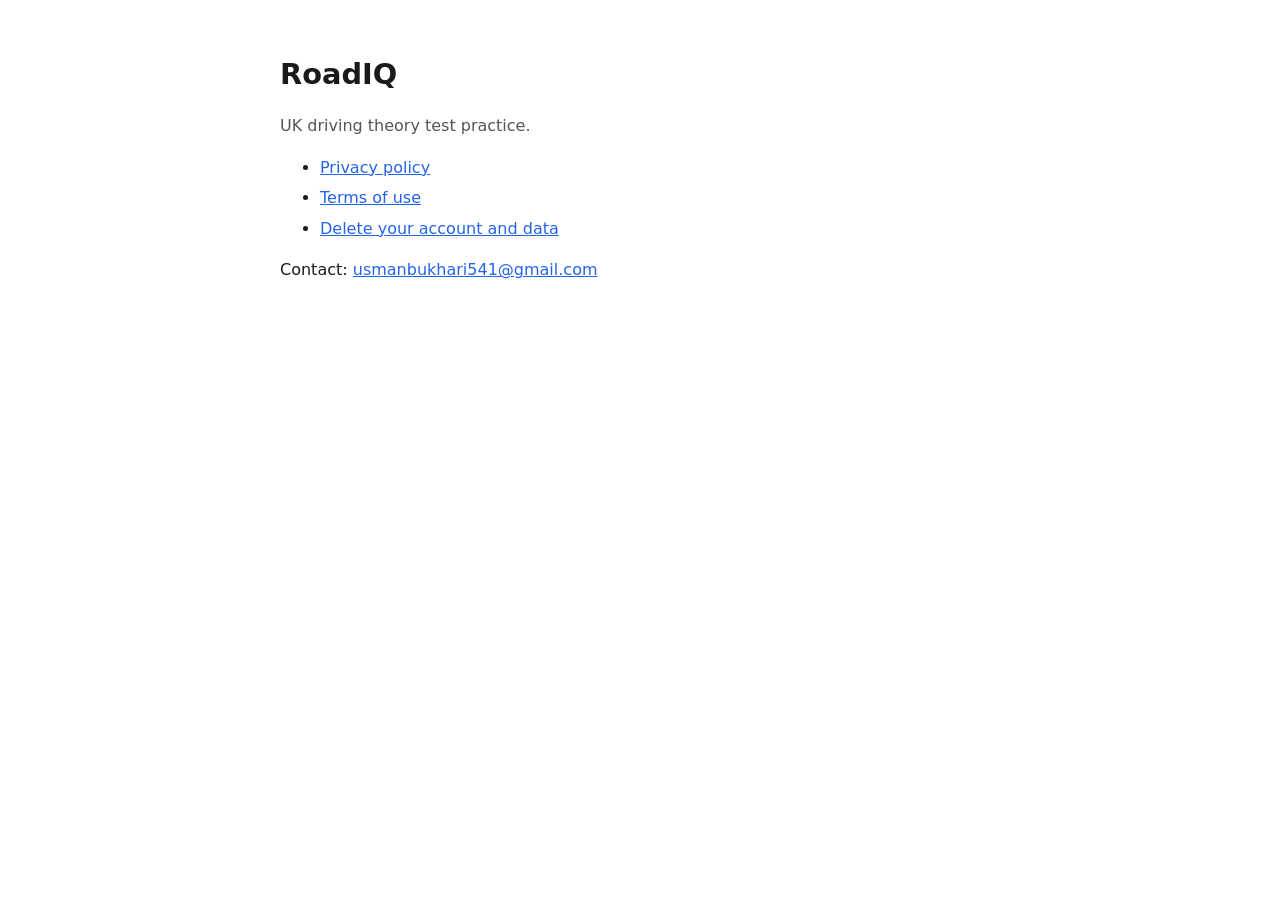
<file: index.html>
<!doctype html><html lang="en-GB"><head><meta charset="utf-8"><meta name="viewport" content="width=device-width,initial-scale=1">
<title>RoadIQ</title><link rel="stylesheet" href="style.css"></head><body>
<h1>RoadIQ</h1><p class="muted">UK driving theory test practice.</p>
<ul><li><a href="privacy.html">Privacy policy</a></li><li><a href="terms.html">Terms of use</a></li><li><a href="delete-account.html">Delete your account and data</a></li></ul>
<p>Contact: <a href="mailto:usmanbukhari541@gmail.com">usmanbukhari541@gmail.com</a></p>
</body></html>
</file>
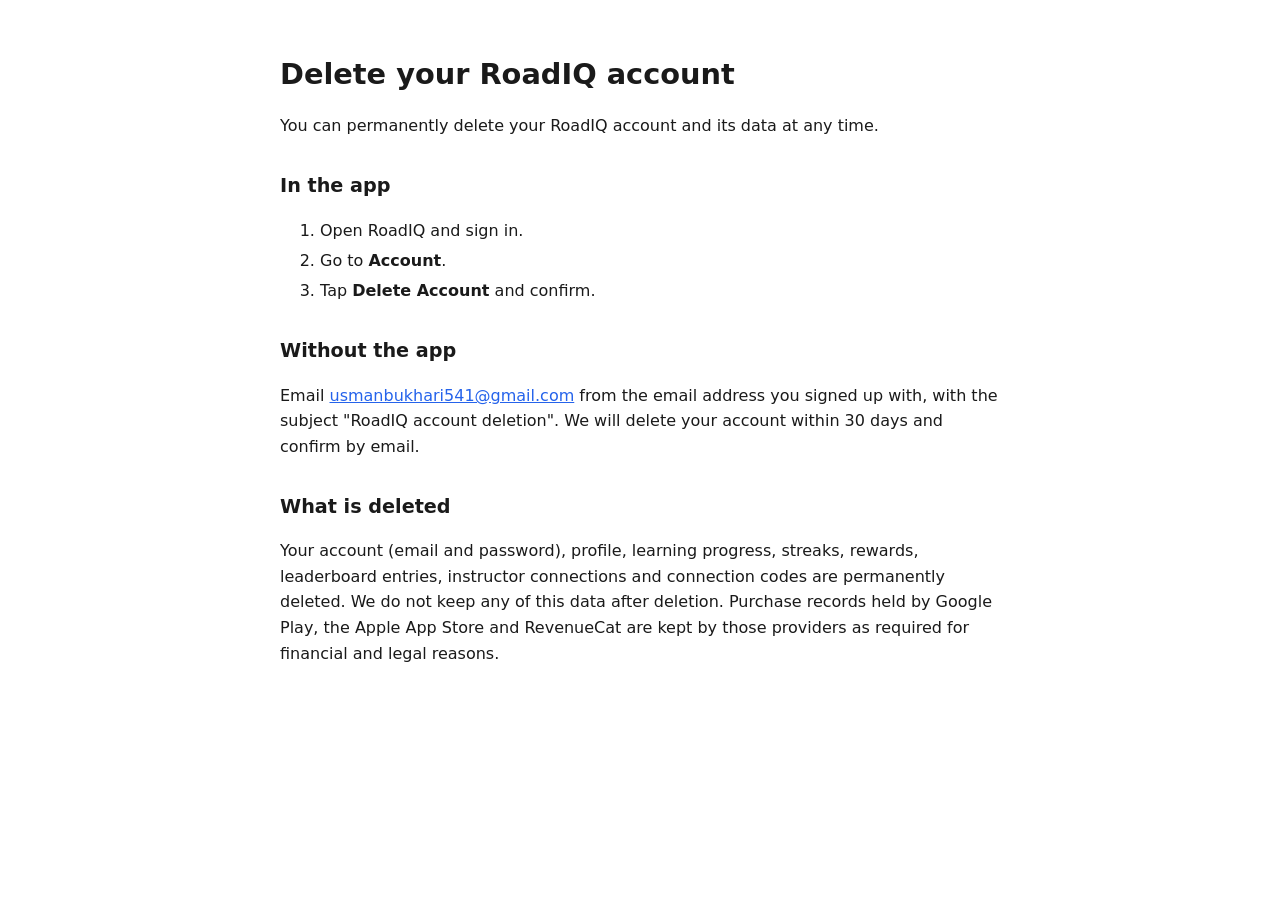
<file: delete-account.html>
<!doctype html><html lang="en-GB"><head><meta charset="utf-8"><meta name="viewport" content="width=device-width,initial-scale=1">
<title>Delete RoadIQ Account</title><link rel="stylesheet" href="style.css"></head><body>
<h1>Delete your RoadIQ account</h1>
<p>You can permanently delete your RoadIQ account and its data at any time.</p>
<h2>In the app</h2>
<ol><li>Open RoadIQ and sign in.</li><li>Go to <strong>Account</strong>.</li><li>Tap <strong>Delete Account</strong> and confirm.</li></ol>
<h2>Without the app</h2>
<p>Email <a href="mailto:usmanbukhari541@gmail.com?subject=RoadIQ%20account%20deletion">usmanbukhari541@gmail.com</a> from the email address you signed up with, with the subject "RoadIQ account deletion". We will delete your account within 30 days and confirm by email.</p>
<h2>What is deleted</h2>
<p>Your account (email and password), profile, learning progress, streaks, rewards, leaderboard entries, instructor connections and connection codes are permanently deleted. We do not keep any of this data after deletion. Purchase records held by Google Play, the Apple App Store and RevenueCat are kept by those providers as required for financial and legal reasons.</p>
</body></html>
</file>
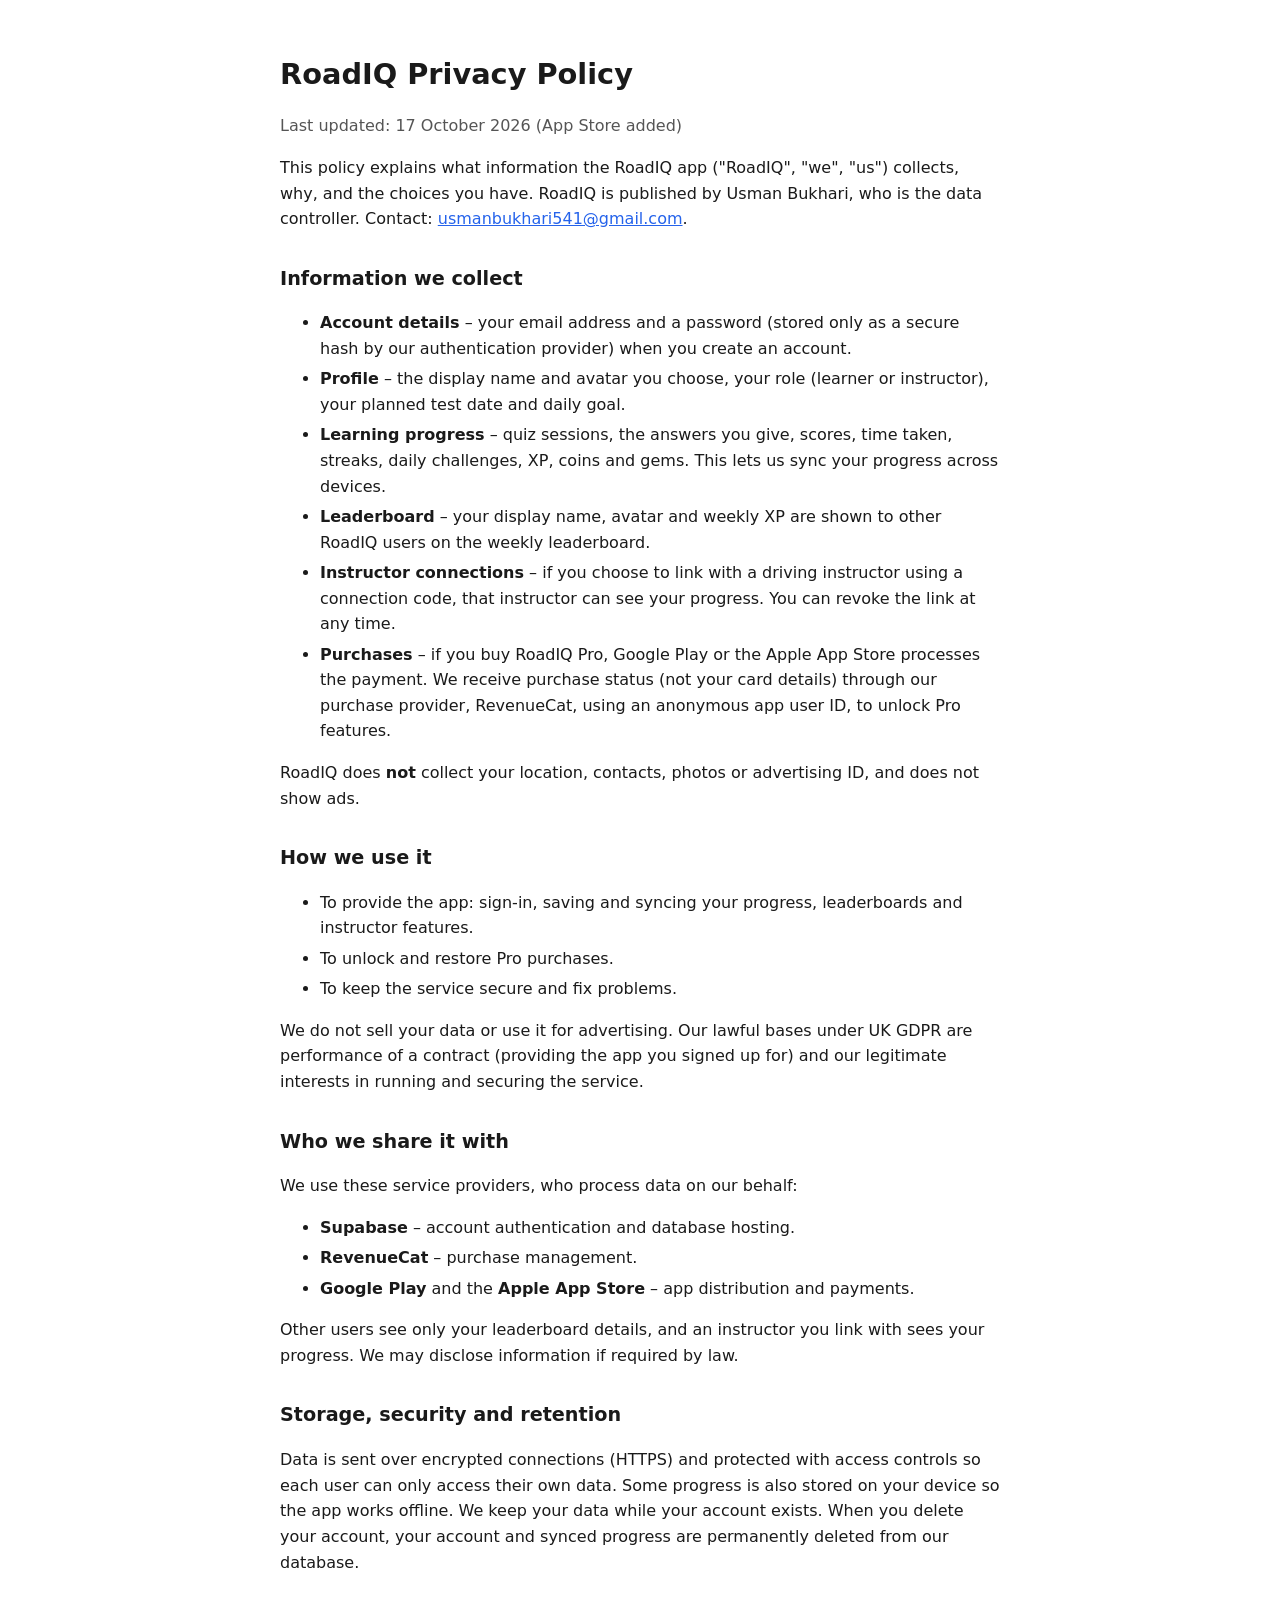
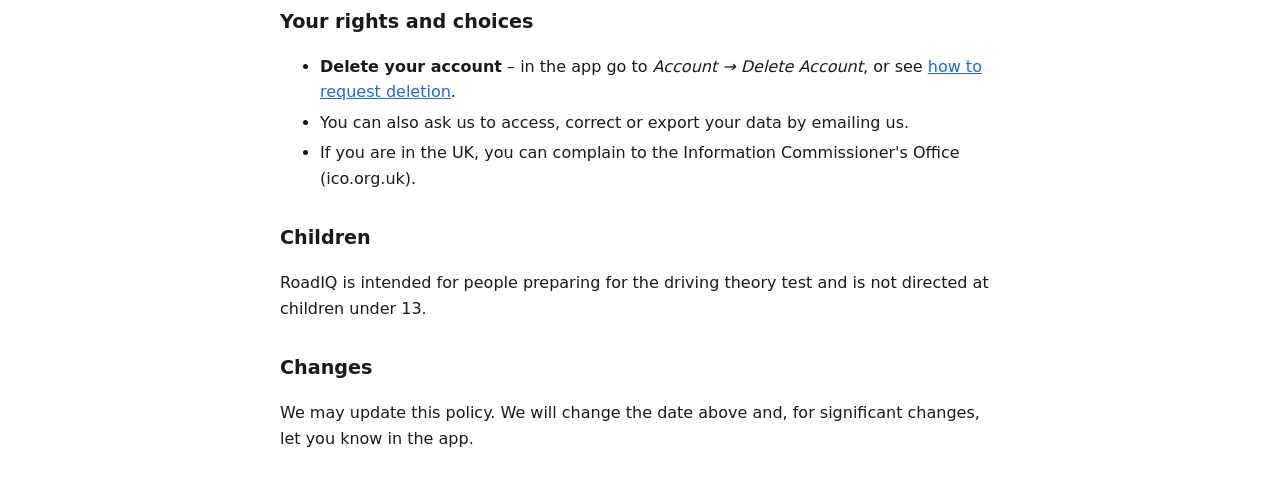
<file: privacy.html>
<!doctype html><html lang="en-GB"><head><meta charset="utf-8"><meta name="viewport" content="width=device-width,initial-scale=1">
<title>RoadIQ Privacy Policy</title><link rel="stylesheet" href="style.css"></head><body>
<h1>RoadIQ Privacy Policy</h1>
<p class="muted">Last updated: 17 October 2026 (App Store added)</p>

<p>This policy explains what information the RoadIQ app ("RoadIQ", "we", "us") collects, why, and the choices you have. RoadIQ is published by Usman Bukhari, who is the data controller. Contact: <a href="mailto:usmanbukhari541@gmail.com">usmanbukhari541@gmail.com</a>.</p>

<h2>Information we collect</h2>
<ul>
<li><strong>Account details</strong> – your email address and a password (stored only as a secure hash by our authentication provider) when you create an account.</li>
<li><strong>Profile</strong> – the display name and avatar you choose, your role (learner or instructor), your planned test date and daily goal.</li>
<li><strong>Learning progress</strong> – quiz sessions, the answers you give, scores, time taken, streaks, daily challenges, XP, coins and gems. This lets us sync your progress across devices.</li>
<li><strong>Leaderboard</strong> – your display name, avatar and weekly XP are shown to other RoadIQ users on the weekly leaderboard.</li>
<li><strong>Instructor connections</strong> – if you choose to link with a driving instructor using a connection code, that instructor can see your progress. You can revoke the link at any time.</li>
<li><strong>Purchases</strong> – if you buy RoadIQ Pro, Google Play or the Apple App Store processes the payment. We receive purchase status (not your card details) through our purchase provider, RevenueCat, using an anonymous app user ID, to unlock Pro features.</li>
</ul>
<p>RoadIQ does <strong>not</strong> collect your location, contacts, photos or advertising ID, and does not show ads.</p>

<h2>How we use it</h2>
<ul>
<li>To provide the app: sign-in, saving and syncing your progress, leaderboards and instructor features.</li>
<li>To unlock and restore Pro purchases.</li>
<li>To keep the service secure and fix problems.</li>
</ul>
<p>We do not sell your data or use it for advertising. Our lawful bases under UK GDPR are performance of a contract (providing the app you signed up for) and our legitimate interests in running and securing the service.</p>

<h2>Who we share it with</h2>
<p>We use these service providers, who process data on our behalf:</p>
<ul>
<li><strong>Supabase</strong> – account authentication and database hosting.</li>
<li><strong>RevenueCat</strong> – purchase management.</li>
<li><strong>Google Play</strong> and the <strong>Apple App Store</strong> – app distribution and payments.</li>
</ul>
<p>Other users see only your leaderboard details, and an instructor you link with sees your progress. We may disclose information if required by law.</p>

<h2>Storage, security and retention</h2>
<p>Data is sent over encrypted connections (HTTPS) and protected with access controls so each user can only access their own data. Some progress is also stored on your device so the app works offline. We keep your data while your account exists. When you delete your account, your account and synced progress are permanently deleted from our database.</p>

<h2>Your rights and choices</h2>
<ul>
<li><strong>Delete your account</strong> – in the app go to <em>Account → Delete Account</em>, or see <a href="delete-account.html">how to request deletion</a>.</li>
<li>You can also ask us to access, correct or export your data by emailing us.</li>
<li>If you are in the UK, you can complain to the Information Commissioner's Office (ico.org.uk).</li>
</ul>

<h2>Children</h2>
<p>RoadIQ is intended for people preparing for the driving theory test and is not directed at children under 13.</p>

<h2>Changes</h2>
<p>We may update this policy. We will change the date above and, for significant changes, let you know in the app.</p>
</body></html>
</file>
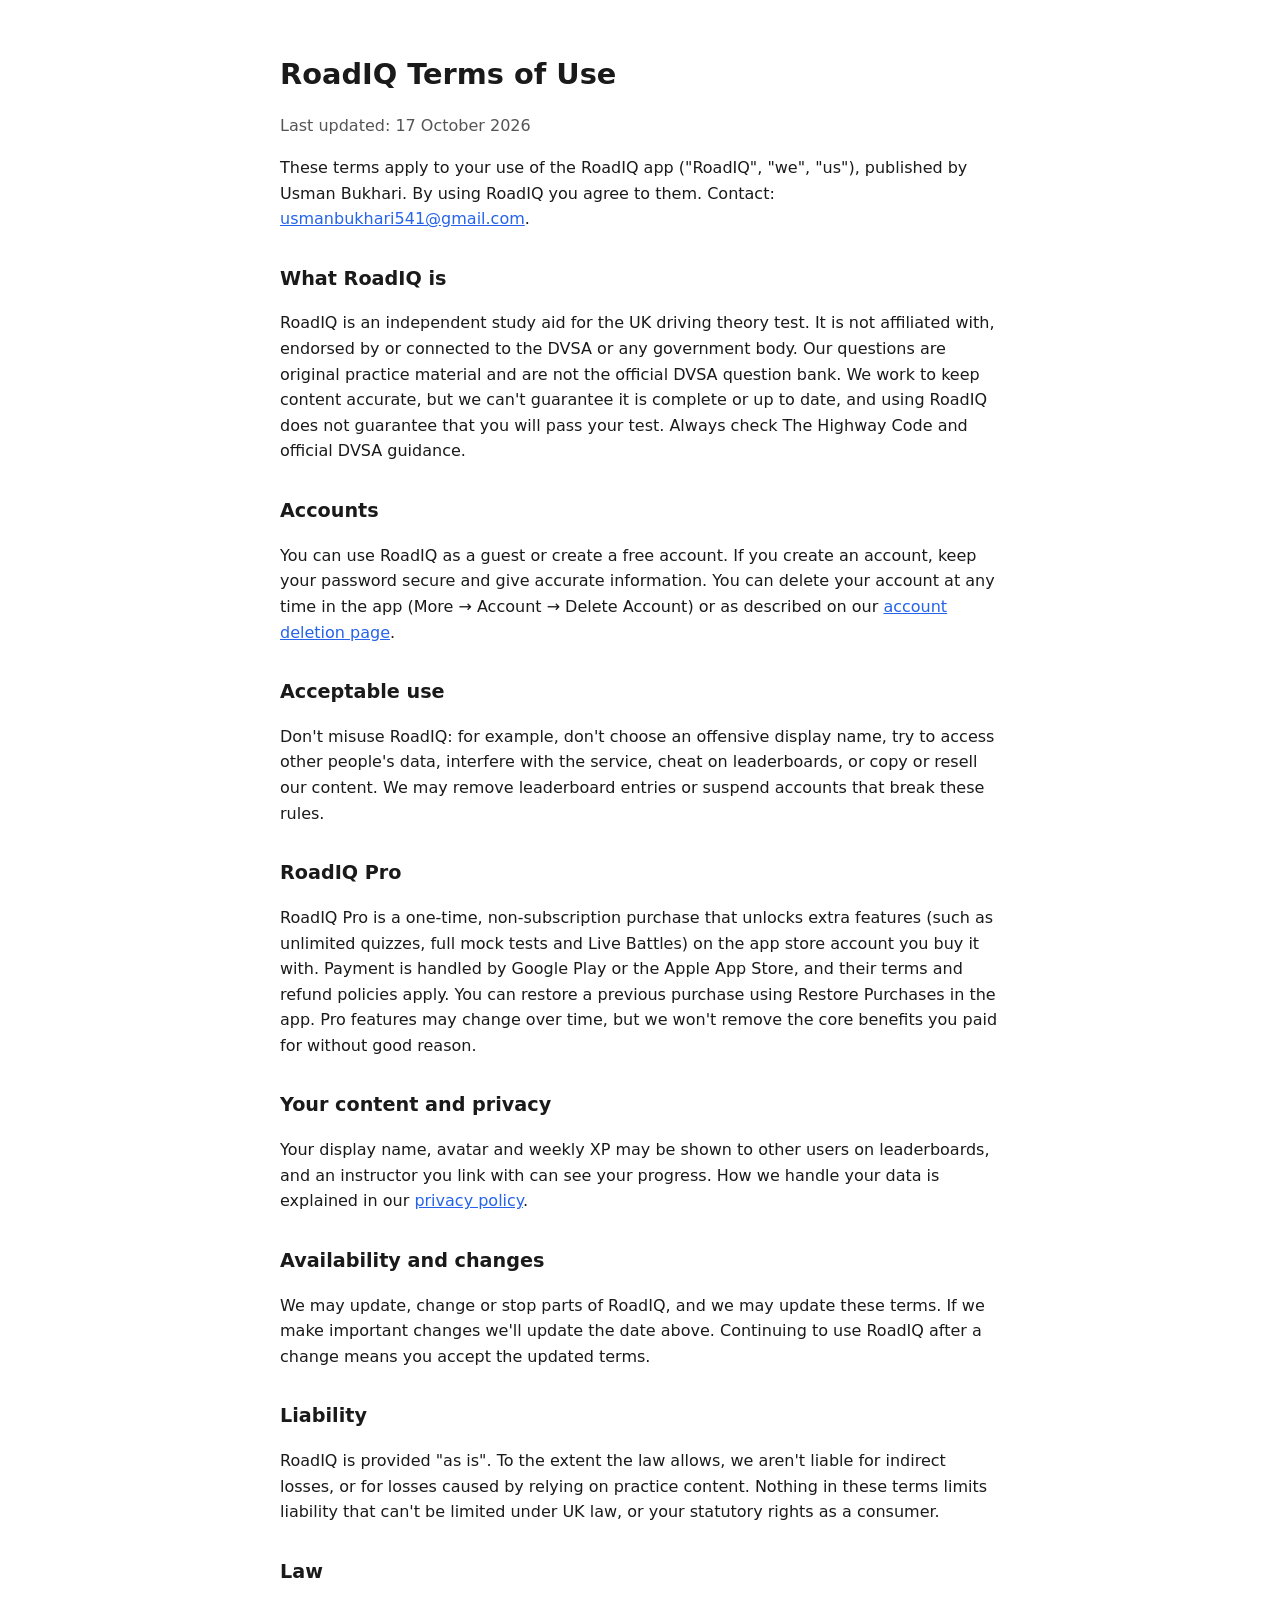
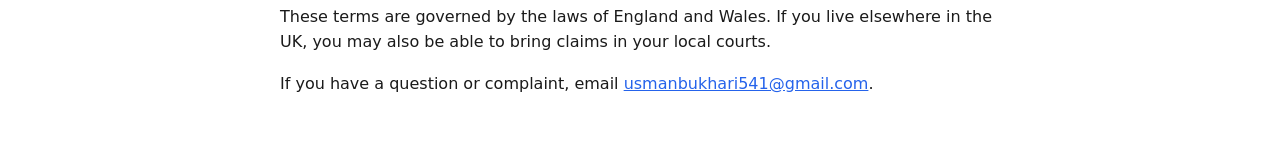
<file: terms.html>
<!doctype html><html lang="en-GB"><head><meta charset="utf-8"><meta name="viewport" content="width=device-width,initial-scale=1">
<title>RoadIQ Terms of Use</title><link rel="stylesheet" href="style.css"></head><body>
<h1>RoadIQ Terms of Use</h1>
<p class="muted">Last updated: 17 October 2026</p>

<p>These terms apply to your use of the RoadIQ app ("RoadIQ", "we", "us"), published by Usman Bukhari. By using RoadIQ you agree to them. Contact: <a href="mailto:usmanbukhari541@gmail.com">usmanbukhari541@gmail.com</a>.</p>

<h2>What RoadIQ is</h2>
<p>RoadIQ is an independent study aid for the UK driving theory test. It is not affiliated with, endorsed by or connected to the DVSA or any government body. Our questions are original practice material and are not the official DVSA question bank. We work to keep content accurate, but we can't guarantee it is complete or up to date, and using RoadIQ does not guarantee that you will pass your test. Always check The Highway Code and official DVSA guidance.</p>

<h2>Accounts</h2>
<p>You can use RoadIQ as a guest or create a free account. If you create an account, keep your password secure and give accurate information. You can delete your account at any time in the app (More → Account → Delete Account) or as described on our <a href="delete-account.html">account deletion page</a>.</p>

<h2>Acceptable use</h2>
<p>Don't misuse RoadIQ: for example, don't choose an offensive display name, try to access other people's data, interfere with the service, cheat on leaderboards, or copy or resell our content. We may remove leaderboard entries or suspend accounts that break these rules.</p>

<h2>RoadIQ Pro</h2>
<p>RoadIQ Pro is a one-time, non-subscription purchase that unlocks extra features (such as unlimited quizzes, full mock tests and Live Battles) on the app store account you buy it with. Payment is handled by Google Play or the Apple App Store, and their terms and refund policies apply. You can restore a previous purchase using Restore Purchases in the app. Pro features may change over time, but we won't remove the core benefits you paid for without good reason.</p>

<h2>Your content and privacy</h2>
<p>Your display name, avatar and weekly XP may be shown to other users on leaderboards, and an instructor you link with can see your progress. How we handle your data is explained in our <a href="privacy.html">privacy policy</a>.</p>

<h2>Availability and changes</h2>
<p>We may update, change or stop parts of RoadIQ, and we may update these terms. If we make important changes we'll update the date above. Continuing to use RoadIQ after a change means you accept the updated terms.</p>

<h2>Liability</h2>
<p>RoadIQ is provided "as is". To the extent the law allows, we aren't liable for indirect losses, or for losses caused by relying on practice content. Nothing in these terms limits liability that can't be limited under UK law, or your statutory rights as a consumer.</p>

<h2>Law</h2>
<p>These terms are governed by the laws of England and Wales. If you live elsewhere in the UK, you may also be able to bring claims in your local courts.</p>

<p>If you have a question or complaint, email <a href="mailto:usmanbukhari541@gmail.com">usmanbukhari541@gmail.com</a>.</p>
</body></html>
</file>
<file: style.css>
:root{--bg:#fff;--fg:#1a1a1a;--muted:#555;--accent:#2563eb}
@media (prefers-color-scheme:dark){:root{--bg:#0a0a0a;--fg:#ececec;--muted:#a3a3a3;--accent:#60a5fa}}
body{background:var(--bg);color:var(--fg);font:16px/1.6 system-ui,-apple-system,Segoe UI,Roboto,sans-serif;max-width:720px;margin:0 auto;padding:32px 16px}
h1{font-size:1.8rem;margin-bottom:.2rem}h2{font-size:1.2rem;margin-top:2rem}
.muted{color:var(--muted)}a{color:var(--accent)}li{margin:.3rem 0}
</file>
